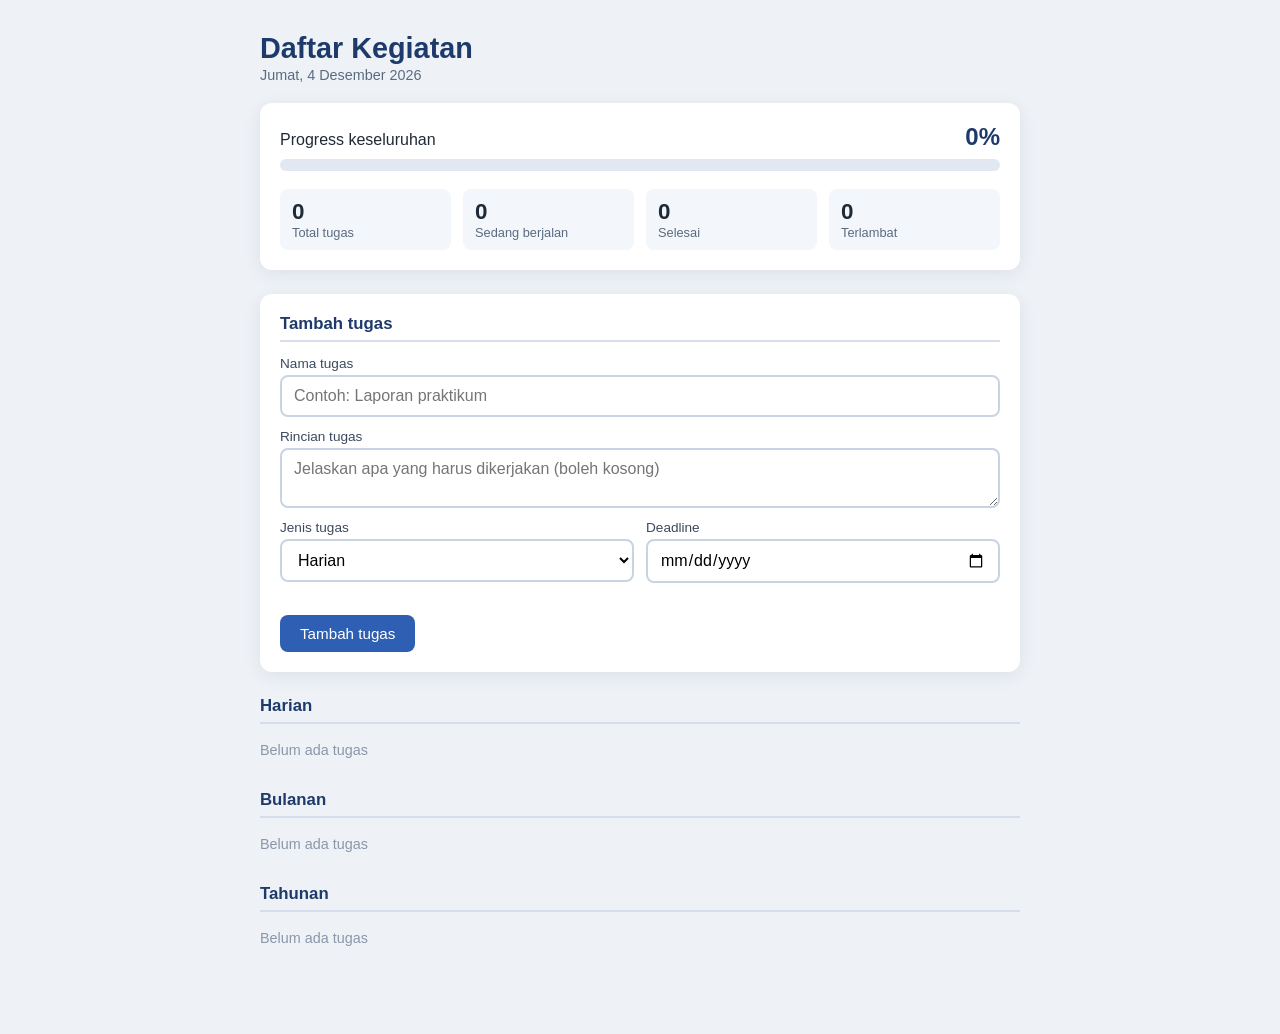
<file: index.html>
<!DOCTYPE html>
<html lang="id">
<head>
  <meta charset="UTF-8">
  <meta name="viewport" content="width=device-width, initial-scale=1">
  <title>To-Do List dengan Progress</title>
  <link rel="stylesheet" href="style.css">
</head>
<body>
  <main class="halaman">
    <header>
      <h1>Daftar Kegiatan</h1>
      <p id="tanggalHariIni" class="tanggal"></p>
    </header>

    <!-- Ringkasan: progress keseluruhan dan statistik -->
    <section class="panel-ringkasan">
      <div class="baris-label">
        <span>Progress keseluruhan</span>
        <strong id="persenTotal">0%</strong>
      </div>
      <div class="bar"><div id="barTotal" class="bar-isi"></div></div>

      <div class="statistik">
        <div><strong id="statTotal">0</strong><span>Total tugas</span></div>
        <div><strong id="statBerjalan">0</strong><span>Sedang berjalan</span></div>
        <div><strong id="statSelesai">0</strong><span>Selesai</span></div>
        <div><strong id="statTerlambat">0</strong><span>Terlambat</span></div>
      </div>
    </section>

    <!-- Form tambah tugas -->
    <section class="form-tambah">
      <h2>Tambah tugas</h2>
      <div class="grid-form">
        <label class="penuh">Nama tugas
          <input type="text" id="inputNama" placeholder="Contoh: Laporan praktikum" autocomplete="off">
        </label>
        <label class="penuh">Rincian tugas
          <textarea id="inputRincian" rows="2" placeholder="Jelaskan apa yang harus dikerjakan (boleh kosong)"></textarea>
        </label>
        <label>Jenis tugas
          <select id="pilihKategori">
            <option value="harian">Harian</option>
            <option value="bulanan">Bulanan</option>
            <option value="tahunan">Tahunan</option>
          </select>
        </label>
        <label>Deadline
          <input type="date" id="inputDeadline">
        </label>
      </div>
      <p id="pesanError" class="pesan-error"></p>
      <button id="tombolTambah">Tambah tugas</button>
    </section>

    <!-- Tiga daftar tugas (isinya dibuat oleh JavaScript) -->
    <section>
      <h2>Harian</h2>
      <ul id="daftar-harian"></ul>
    </section>

    <section>
      <h2>Bulanan</h2>
      <ul id="daftar-bulanan"></ul>
    </section>

    <section>
      <h2>Tahunan</h2>
      <ul id="daftar-tahunan"></ul>
    </section>
  </main>

  <script src="script.js"></script>
</body>
</html>
</file>
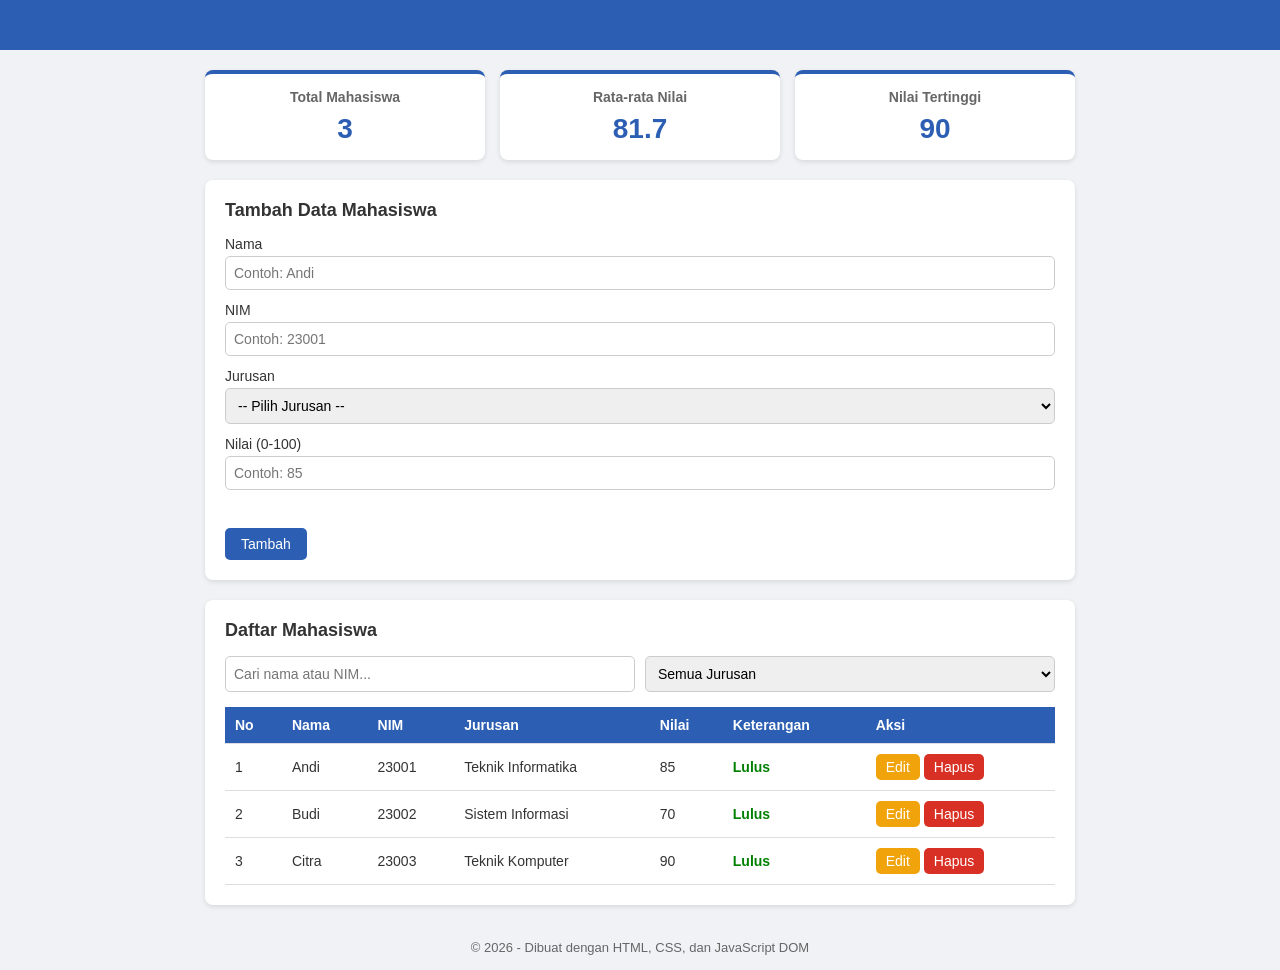
<file: Tugas4/index.html>
<!DOCTYPE html>
<html lang="id">
<head>
    <meta charset="UTF-8">
    <meta name="viewport" content="width=device-width, initial-scale=1.0">
    <title>Manajemen Data Mahasiswa</title>
    <link rel="stylesheet" href="style.css">
</head>
<body>

    <header>
    
    </header>

    <main>

        <!-- STATISTIK -->
        <section class="statistik">
            <div class="kartu">
                <h3>Total Mahasiswa</h3>
                <p id="totalMhs">0</p>
            </div>
            <div class="kartu">
                <h3>Rata-rata Nilai</h3>
                <p id="rataNilai">0</p>
            </div>
            <div class="kartu">
                <h3>Nilai Tertinggi</h3>
                <p id="nilaiTertinggi">0</p>
            </div>
        </section>

        <!-- FORM INPUT -->
        <section class="box">
            <h2 id="judulForm">Tambah Data Mahasiswa</h2>
            <form id="formMhs">
                <div class="baris">
                    <label for="inputNama">Nama</label>
                    <input type="text" id="inputNama" placeholder="Contoh: Andi">
                </div>
                <div class="baris">
                    <label for="inputNim">NIM</label>
                    <input type="text" id="inputNim" placeholder="Contoh: 23001">
                </div>
                <div class="baris">
                    <label for="inputJurusan">Jurusan</label>
                    <select id="inputJurusan">
                        <option value="">-- Pilih Jurusan --</option>
                        <option value="Teknik Informatika">Teknik Informatika</option>
                        <option value="Sistem Informasi">Sistem Informasi</option>
                        <option value="Teknik Komputer">Teknik Komputer</option>
                    </select>
                </div>
                <div class="baris">
                    <label for="inputNilai">Nilai (0-100)</label>
                    <input type="number" id="inputNilai" placeholder="Contoh: 85">
                </div>

                <p id="pesanError"></p>

                <button type="submit" id="btnSimpan">Tambah</button>
                <button type="button" id="btnBatal" class="sembunyi">Batal</button>
            </form>
        </section>

        <!-- TABEL DATA -->
        <section class="box">
            <h2>Daftar Mahasiswa</h2>

            <div class="alat">
                <input type="text" id="inputCari" placeholder="Cari nama atau NIM...">
                <select id="filterJurusan">
                    <option value="semua">Semua Jurusan</option>
                    <option value="Teknik Informatika">Teknik Informatika</option>
                    <option value="Sistem Informasi">Sistem Informasi</option>
                    <option value="Teknik Komputer">Teknik Komputer</option>
                </select>
            </div>

            <table>
                <thead>
                    <tr>
                        <th>No</th>
                        <th>Nama</th>
                        <th>NIM</th>
                        <th>Jurusan</th>
                        <th>Nilai</th>
                        <th>Keterangan</th>
                        <th>Aksi</th>
                    </tr>
                </thead>
                <tbody id="tabelBody">
                    <!-- isi tabel dibuat lewat JavaScript DOM -->
                </tbody>
            </table>

            <p id="pesanKosong" class="sembunyi">Data tidak ditemukan.</p>
        </section>

    </main>

    <footer>
        <p>&copy; 2026 - Dibuat dengan HTML, CSS, dan JavaScript DOM</p>
    </footer>

    <script src="app.js"></script>
</body>
</html>
</file>
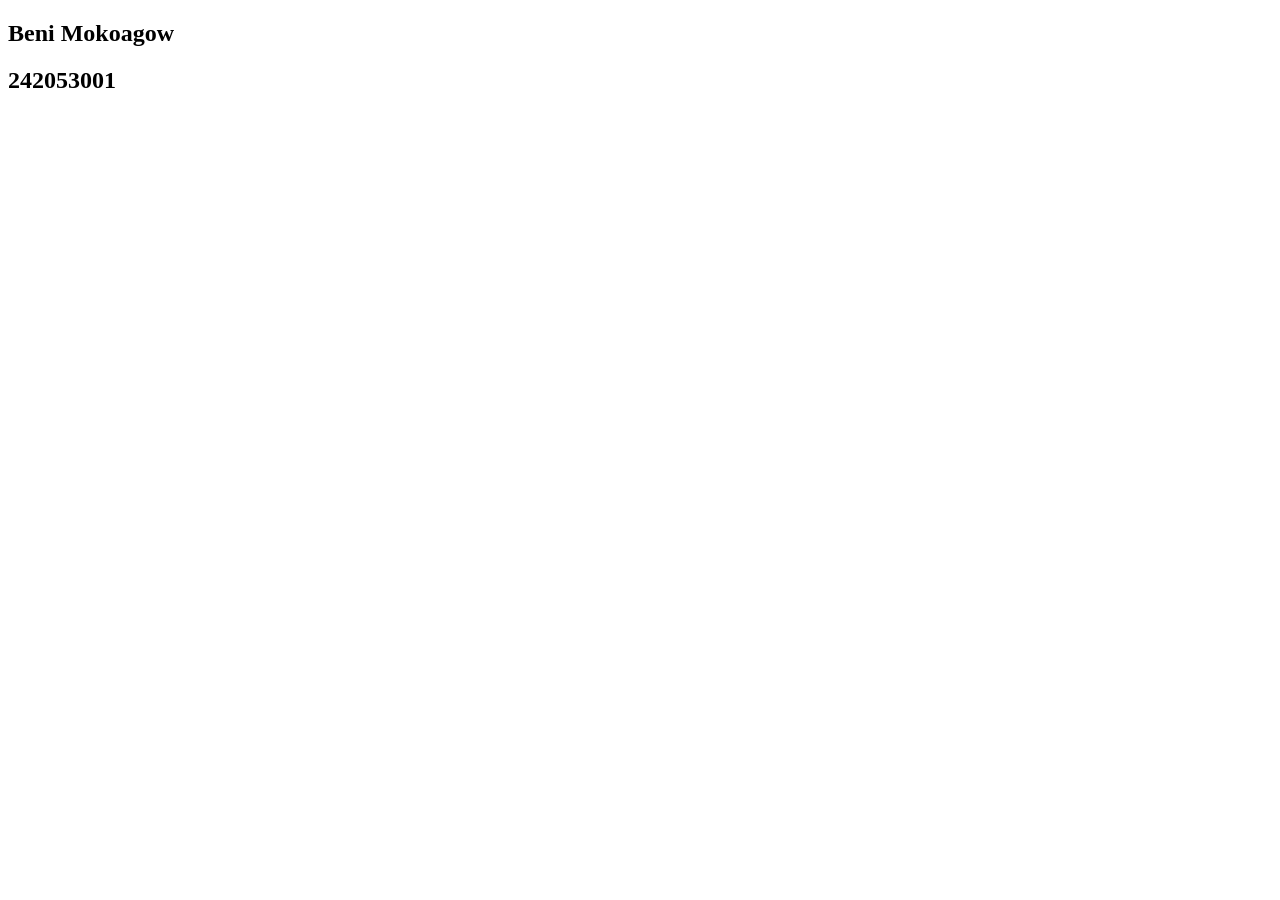
<file: day1.html>
<!DOCTYPE html>
<html lang="en">
<head>
    <meta charset="UTF-8">
    <meta name="viewport" content="width=device-width, initial-scale=1.0">
    <title>Document</title>
</head>
<body>
    <h2>Beni Mokoagow</h2>
    <h2>242053001</h2>
</body>
</html>
</file>
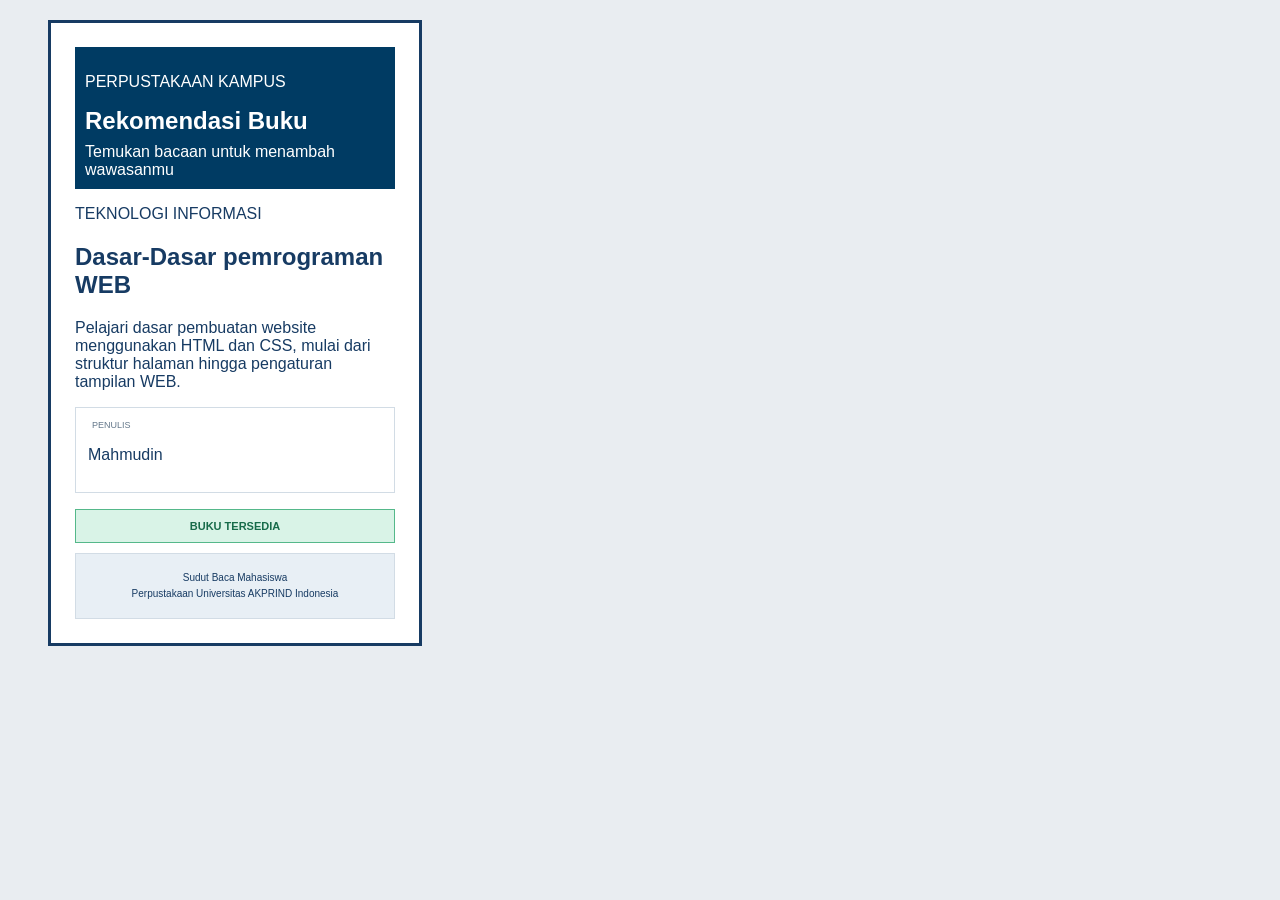
<file: tugas2.html>
<!DOCTYPE html>
<html lang="en">
<head>
    <meta charset="UTF-8">
    <meta name="viewport" content="width=device-width, initial-scale=1.0">
    <title>Document</title>
    <link rel="stylesheet" href="tugas2.css">
</head>
<body>
    <div class="kartu-utama">
        <header class="header">
            <p class="Nama-Perpustakaan">PERPUSTAKAAN KAMPUS</p>
            <h1>Rekomendasi Buku</h1>
            <p class="tagline">
                Temukan bacaan untuk menambah wawasanmu
            </p>
        
        </header>
        <section class="Informasi-Buku">
            <p class="kategori">TEKNOLOGI INFORMASI</p>

            <h2>Dasar-Dasar pemrograman WEB</h2>

            <p class="Deskripsi"> 
                Pelajari dasar pembuatan website menggunakan HTML dan CSS, 
                mulai dari struktur halaman hingga pengaturan tampilan WEB. 
            </p>

            <div class="penulis">
                <p class="label">PENULIS</p>
                <p class="Nama-Penulis">Mahmudin</p>
            </div>

            <div class="status">
                BUKU TERSEDIA
            </div>

        </section>



        <footer class="footer">
            <p>Sudut Baca Mahasiswa</p>
            <p>Perpustakaan Universitas AKPRIND Indonesia</p>
        </footer>
        
        
        

    </div>
    
</body>
</html>
</file>
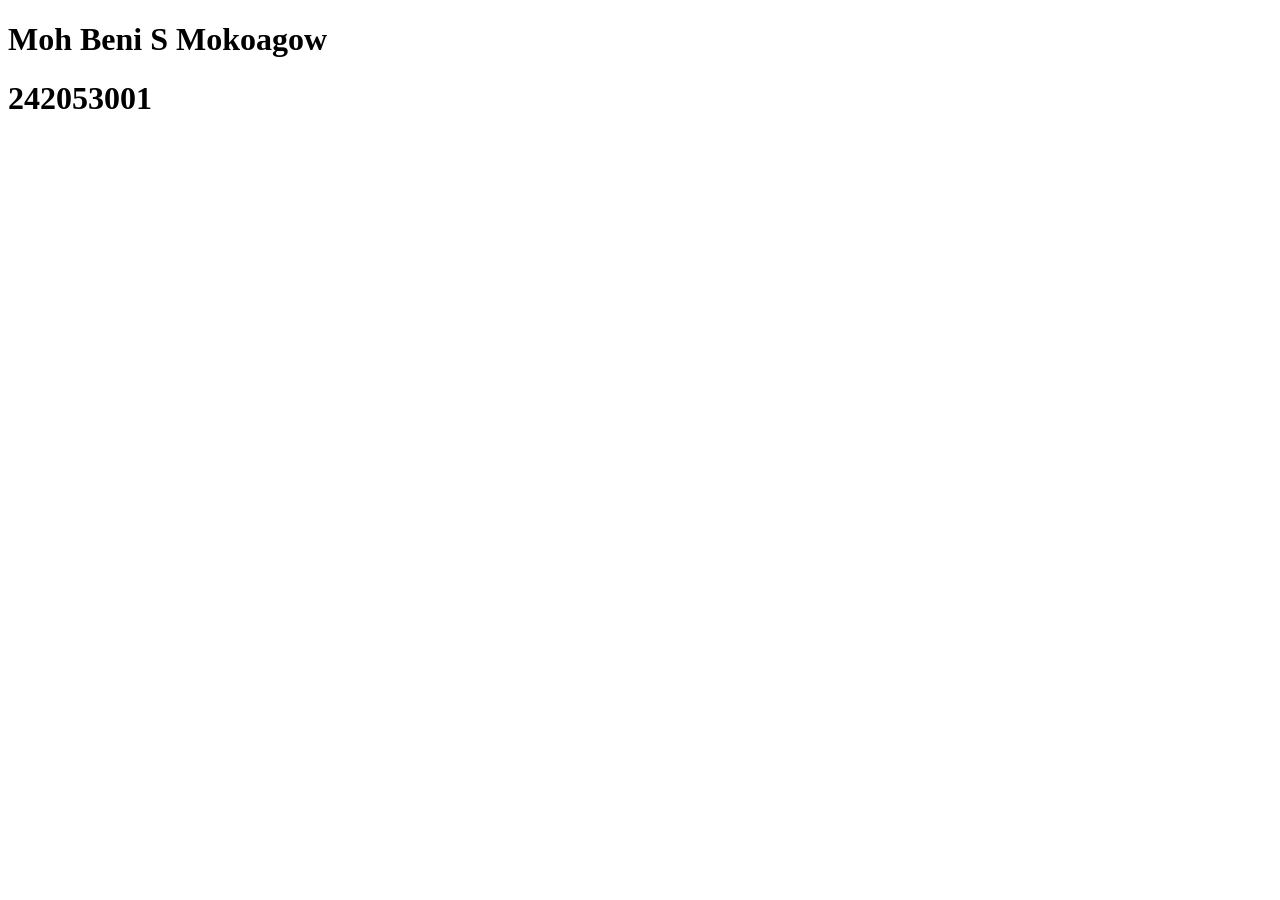
<file: Tugas1/Week1.html>
<!DOCTYPE html>
<html lang="en">
<head>
    <meta charset="UTF-8">
    <meta name="viewport" content="width=device-width, initial-scale=1.0">
    <title>Data Diri</title>
</head>
<body>
    <h1>Moh Beni S Mokoagow</h1>
    <h1>242053001</h1>
</body>
</html>
</file>
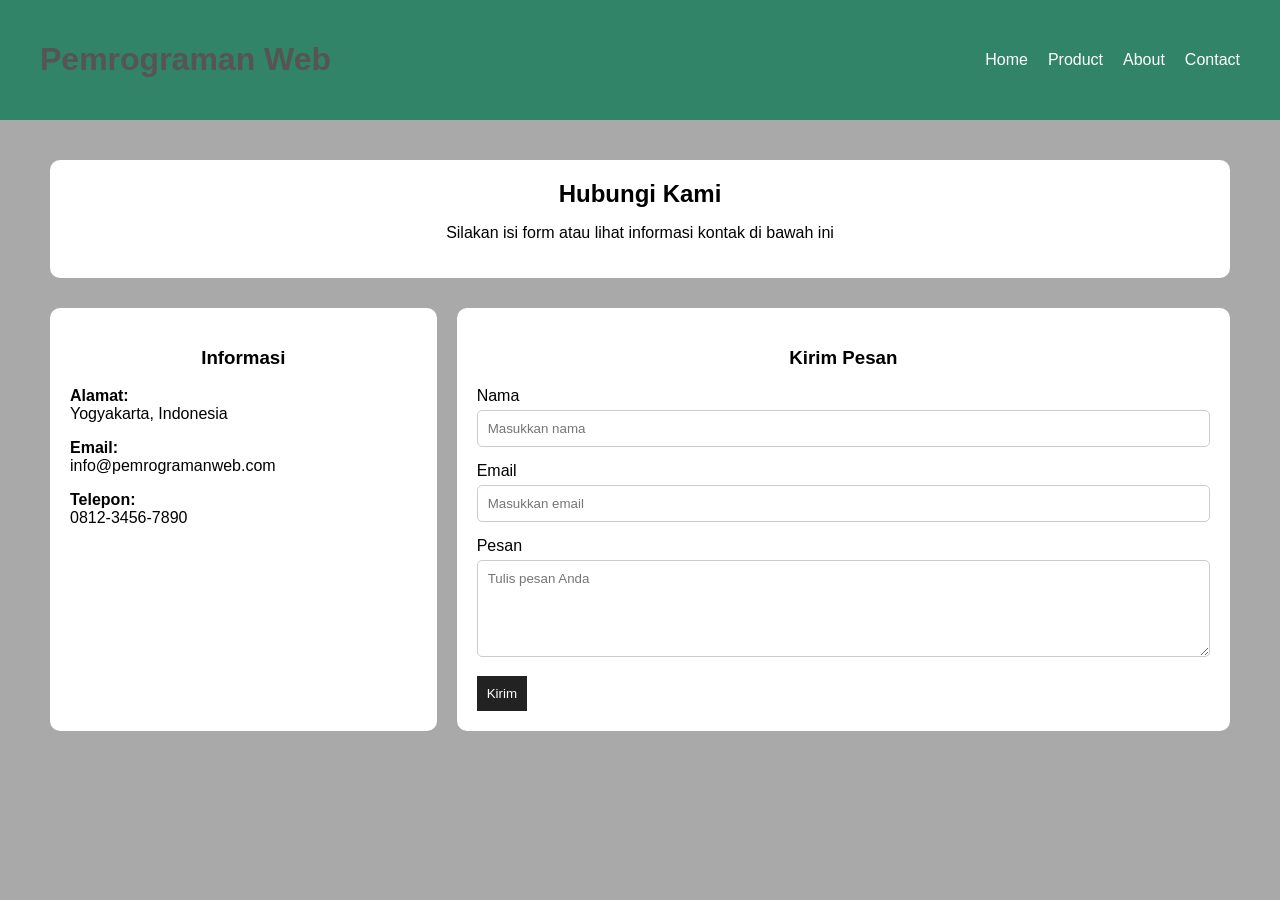
<file: Tugas3/tugas3.html>
<!DOCTYPE html>
<html lang="id">
<head>
    <meta charset="UTF-8">
    <meta name="viewport" content="width=device-width, initial-scale=1.0">
    <title>Kontak</title>
    <link rel="stylesheet" href="css2.css">
</head>
<body>
    <header>
        <h1>Pemrograman Web</h1>

        <!-- Menu bar: sama di semua halaman -->
        <nav>
            <a href="flex&grid.html">Home</a>
            <a href="#">Product</a>
            <a href="#">About</a>
            <a href="kontak.html">Contact</a>
        </nav>
    </header>

    <main>
        
        <section class="hero">
            <h2>Hubungi Kami</h2>
            <p>Silakan isi form atau lihat informasi kontak di bawah ini</p>
        </section>

        
        <section class="kontak">
            <div class="card">
                <h3>Informasi</h3>
                <p><b>Alamat:</b><br>Yogyakarta, Indonesia</p>
                <p><b>Email:</b><br>info@pemrogramanweb.com</p>
                <p><b>Telepon:</b><br>0812-3456-7890</p>
            </div>

            <div class="card">
                <h3>Kirim Pesan</h3>
                <form>
                    <label for="nama">Nama</label>
                    <input type="text" id="nama" placeholder="Masukkan nama">

                    <label for="email">Email</label>
                    <input type="email" id="email" placeholder="Masukkan email">

                    <label for="pesan">Pesan</label>
                    <textarea id="pesan" rows="5" placeholder="Tulis pesan Anda"></textarea>

                    <button type="submit">Kirim</button>
                </form>
            </div>

        </section>
    </main>
</body>
</html>
</file>
<file: style.css>
* {
  box-sizing: border-box;
  margin: 0;
  padding: 0;
}

body {
  font-family: "Segoe UI", Tahoma, Arial, sans-serif;
  background: #eef2f7;
  color: #1f2a37;
  padding: 32px 16px 56px;
}

.halaman {
  max-width: 760px;
  margin: 0 auto;
}

header {
  margin-bottom: 20px;
}

h1 {
  font-size: 1.8rem;
  color: #1d3a6b;
}

.tanggal {
  margin-top: 2px;
  font-size: 0.9rem;
  color: #5b6b7f;
}

h2 {
  font-size: 1.05rem;
  color: #1d3a6b;
  padding-bottom: 6px;
  margin-bottom: 10px;
  border-bottom: 2px solid #d5deea;
}

section {
  margin-bottom: 24px;
}

/* ===== Panel ringkasan ===== */
.panel-ringkasan,
.form-tambah {
  background: #ffffff;
  padding: 20px;
  border-radius: 12px;
  box-shadow: 0 4px 18px rgba(31, 42, 55, 0.08);
}

.baris-label {
  display: flex;
  justify-content: space-between;
  align-items: baseline;
  margin-bottom: 8px;
}

.baris-label strong {
  font-size: 1.5rem;
  color: #1d3a6b;
}

/* Bar progress (dipakai di ringkasan dan di tiap tugas) */
.bar {
  height: 12px;
  background: #e1e8f1;
  border-radius: 6px;
  overflow: hidden;
}

.bar-isi {
  height: 100%;
  width: 0%;
  background: #2f5fb3;
  border-radius: 6px;
  transition: width 0.25s;
}

.statistik {
  display: grid;
  grid-template-columns: repeat(4, 1fr);
  gap: 12px;
  margin-top: 18px;
}

.statistik div {
  display: flex;
  flex-direction: column;
  padding: 10px 12px;
  background: #f3f6fa;
  border-radius: 8px;
}

.statistik strong {
  font-size: 1.4rem;
}

.statistik span {
  font-size: 0.8rem;
  color: #5b6b7f;
}

/* ===== Form ===== */
.form-tambah h2 {
  margin-bottom: 14px;
}

.grid-form {
  display: grid;
  grid-template-columns: 1fr 1fr;
  gap: 12px;
}

.grid-form label {
  display: flex;
  flex-direction: column;
  gap: 4px;
  font-size: 0.85rem;
  color: #3b4a5e;
}

.grid-form .penuh {
  grid-column: 1 / -1;
}

input[type="text"],
input[type="date"],
select,
textarea {
  padding: 10px 12px;
  border: 2px solid #c9d4e2;
  border-radius: 8px;
  font-family: inherit;
  font-size: 1rem;
  background: #ffffff;
}

textarea {
  resize: vertical;
}

input:focus,
select:focus,
textarea:focus {
  outline: none;
  border-color: #2f5fb3;
}

.pesan-error {
  min-height: 1.2em;
  margin: 8px 0;
  font-size: 0.85rem;
  color: #c43434;
}

button {
  cursor: pointer;
  border: none;
  border-radius: 8px;
  font-size: 0.95rem;
}

#tombolTambah {
  padding: 10px 20px;
  background: #2f5fb3;
  color: #ffffff;
}

#tombolTambah:hover {
  background: #244a8f;
}

/* ===== Daftar tugas ===== */
ul {
  list-style: none;
}

/* Pesan otomatis jika daftar belum berisi tugas */
ul:empty::before {
  content: "Belum ada tugas";
  display: block;
  padding: 8px 0;
  font-size: 0.9rem;
  color: #8a97a8;
}

.kartu-tugas {
  background: #ffffff;
  padding: 16px;
  margin-bottom: 12px;
  border-radius: 12px;
  border-left: 5px solid #2f5fb3;
  box-shadow: 0 2px 10px rgba(31, 42, 55, 0.07);
}

.kepala-kartu {
  display: flex;
  justify-content: space-between;
  align-items: flex-start;
  gap: 12px;
}

.nama-tugas {
  font-size: 1.05rem;
}

.rincian {
  margin-top: 4px;
  font-size: 0.92rem;
  color: #4b5a6d;
  white-space: pre-line;
}

.info-tugas {
  display: flex;
  flex-wrap: wrap;
  align-items: center;
  gap: 6px 14px;
  margin: 10px 0 12px;
  font-size: 0.82rem;
  color: #5b6b7f;
}

.lencana {
  padding: 3px 10px;
  border-radius: 12px;
  font-weight: 600;
  color: #ffffff;
}

.lencana.aman { background: #2e9e6b; }
.lencana.dekat { background: #d98a1f; }
.lencana.terlambat { background: #d64545; }
.lencana.selesai { background: #2f5fb3; }

.baris-progres {
  display: flex;
  align-items: center;
  gap: 12px;
}

.baris-progres .bar {
  flex: 1;
}

.baris-progres input[type="range"] {
  width: 140px;
}

.persen {
  width: 40px;
  text-align: right;
  font-weight: 600;
}

/* Class yang ditambah/dihapus oleh JavaScript */
.kartu-tugas.selesai {
  border-left-color: #2e9e6b;
}

.kartu-tugas.selesai .nama-tugas {
  text-decoration: line-through;
  color: #8a97a8;
}

.kartu-tugas.selesai .bar-isi {
  background: #2e9e6b;
}

.kartu-tugas.terlambat {
  border-left-color: #d64545;
}

.tombol-hapus {
  padding: 6px 12px;
  background: #d64545;
  color: #ffffff;
  font-size: 0.85rem;
}

.tombol-hapus:hover {
  background: #b53030;
}

/* ===== Layar kecil (HP) ===== */
@media (max-width: 560px) {
  .statistik {
    grid-template-columns: repeat(2, 1fr);
  }
  .grid-form {
    grid-template-columns: 1fr;
  }
  .baris-progres {
    flex-wrap: wrap;
  }
  .baris-progres input[type="range"] {
    width: 100%;
    order: 3;
  }
}
</file>
<file: Tugas4/style.css>
* {
    margin: 0;
    padding: 0;
    box-sizing: border-box;
}

body {
    font-family: Arial, sans-serif;
    background-color: #f0f2f5;
    color: #333;
}

/* Header */
header {
    background-color: #2c5fb3;
    color: white;
    text-align: center;
    padding: 25px 10px;
}

header p {
    margin-top: 5px;
    font-size: 14px;
}

main {
    max-width: 900px;
    margin: 20px auto;
    padding: 0 15px;
}

/* Kartu statistik */
.statistik {
    display: flex;
    gap: 15px;
    margin-bottom: 20px;
}

.kartu {
    flex: 1;
    background-color: white;
    padding: 15px;
    text-align: center;
    border-radius: 8px;
    border-top: 4px solid #2c5fb3;
    box-shadow: 0 2px 5px rgba(0, 0, 0, 0.1);
}

.kartu h3 {
    font-size: 14px;
    color: #666;
}

.kartu p {
    font-size: 28px;
    font-weight: bold;
    margin-top: 8px;
    color: #2c5fb3;
}

/* Box umum */
.box {
    background-color: white;
    padding: 20px;
    border-radius: 8px;
    margin-bottom: 20px;
    box-shadow: 0 2px 5px rgba(0, 0, 0, 0.1);
}

.box h2 {
    margin-bottom: 15px;
    font-size: 18px;
}

/* Form */
.baris {
    margin-bottom: 12px;
}

.baris label {
    display: block;
    margin-bottom: 4px;
    font-size: 14px;
}

input,
select {
    width: 100%;
    padding: 8px;
    border: 1px solid #ccc;
    border-radius: 5px;
    font-size: 14px;
}

input:focus,
select:focus {
    outline: none;
    border-color: #2c5fb3;
}

#pesanError {
    color: red;
    font-size: 13px;
    margin-bottom: 10px;
    min-height: 16px;
}

/* Tombol */
button {
    padding: 8px 16px;
    border: none;
    border-radius: 5px;
    cursor: pointer;
    font-size: 14px;
    color: white;
}

#btnSimpan {
    background-color: #2c5fb3;
}

#btnBatal {
    background-color: #888;
    margin-left: 5px;
}

.btn-edit {
    background-color: #f0a30a;
    padding: 5px 10px;
    margin-right: 4px;
}

.btn-hapus {
    background-color: #d93025;
    padding: 5px 10px;
}

button:hover {
    opacity: 0.85;
}

/* Alat cari dan filter */
.alat {
    display: flex;
    gap: 10px;
    margin-bottom: 15px;
}

/* Tabel */
table {
    width: 100%;
    border-collapse: collapse;
}

th,
td {
    padding: 10px;
    text-align: left;
    border-bottom: 1px solid #ddd;
    font-size: 14px;
}

th {
    background-color: #2c5fb3;
    color: white;
}

tr:hover {
    background-color: #f5f8ff;
}

/* Warna keterangan nilai */
.lulus {
    color: green;
    font-weight: bold;
}

.tidak-lulus {
    color: red;
    font-weight: bold;
}

/* Class untuk menyembunyikan elemen (dipakai di JS dengan classList) */
.sembunyi {
    display: none;
}

#pesanKosong {
    text-align: center;
    margin-top: 15px;
    color: #888;
}

/* Footer */
footer {
    text-align: center;
    padding: 15px;
    font-size: 13px;
    color: #666;
}

/* Responsif untuk layar kecil */
@media (max-width: 600px) {
    .statistik,
    .alat {
        flex-direction: column;
    }

    table {
        font-size: 12px;
    }
}
</file>
<file: tugas2.css>
/*pada bagian pertama kita menggatur halaman WEB*/

body {
    background-color: #e9edf1;
    font-family: Arial, Helvetica, sans-serif;
    color: #173b63;
}

.kartu-utama  {
    width: 320px;
    padding: 24px;
    border: 3px solid #173b63;
    margin: 20px 30px 40px 40px;
    background-color: #ffffff;

}

.header {
    background-color: #003b63;
    color: white;
    padding:  10px;
    margin-bottom: 16px;

}

.nama-perpustakaan {
    font-size: 10px;
    font-weight: bold;
    margin: 0 0 12px 0;
}

.header h1 {
    font-size:  24px;
    margin: 0 0 8px 0;
}

.tagline {
    font-size: 1.5;
    margin: 0;

}
.informasi-buku {
    background-color: #f5f8fb;
    border: 1px solid #c6d5e3;
    padding: 16px;
    margin-bottom: 16px;



.kategori {
    
    color: #0066a1;
    margin: 0 0 10px 0;
    font-size: 10px;
    font-weight: 10px
}


}
 .informasi-buku h2 {
    font-size: 18px;
    margin: 0 0 12px 0; 
 }

 .deskripsi {
    font-size: 13px;
    line-height: 1.6;
    color: #46596b;
    margin: 0 0 16px 0;
 }

 .penulis {
    background-color: white;
    border: 1px solid #d2dce5;
    padding: 12px;
    margin-bottom: 16px;
 }

 .label {
    font-size:  9px;
    color: #64788b;
    margin: 0 04px 0;

 }

 .nama-penulis {
    font-size:  12px;
    font-weight: bold;
    color: #173b63;
    margin: 0;
    padding: 10px;
 }

 .status {
    background-color: #d9f3e7;
    border: 1px solid #55b88a;
    color: #176b4a;
    font-size: 11px;
    font-weight: bold;
    padding: 10px;
    text-align: center;
    margin-bottom: 10px;
 }

 .footer {
    background-color: #e8eff5;
    border: 1px solid #d2dce5;
    padding: 16px;
    text-align: center;
    font-size: 10px;
    line-height: 1.6;
 }

 .footer p{
    margin: 0;
 }
</file>
<file: Tugas3/css2.css>
*
{
    box-sizing: border-box;
}

body{
    margin: 0;
    background-color: darkgray;
    font-family: Arial, Helvetica, sans-serif;
}

header{
    background-color: rgb(49, 132, 104);
    padding: 20px 40px;
    display: flex;
    justify-content: space-between;
    align-items: center;
}

header h1{
    color: rgb(87, 84, 84);
}

nav{
    display: flex;
    gap: 20px;

}
nav a{
    color: white;
    gap: 20px;
    text-decoration: none;
}

main{
    padding: 40px 50px;
}

.hero{
    background-color: white;
    padding: 20px 30px;
    text-align: center;
    margin-bottom: 30px;
    border-radius: 10px;
}

.hero h2{
    margin: 0 0 15px;
}
.product {
    display: grid;
    grid-template-columns: repeat(4,1fr);
    gap: 20px;
}
.product h3{
    margin-top: 0;
}

.card{
    background-color: white;
    border-radius: 10px;
    padding: 20px;
}

.card h3{
    text-align: center;
}
.card button{
    padding: 10px;
    border: none;
    background-color: #222;
    color: white;
}
.kontak{
    display: grid;
    grid-template-columns: 1fr 2fr;
    gap: 20px;
}

form label{
    display: block;
    margin-bottom: 5px;
}

form input,
form textarea{
    width: 100%;
    padding: 10px;
    margin-bottom: 15px;
    border: 1px solid #ccc;
    border-radius: 5px;
    font-family: inherit;
}

@media(max-width:786px){
    header{
        flex-direction: column;
    }

    .product{
        grid-template-columns: repeat(2,1fr);
    }

    .kontak{
        grid-template-columns: 1fr;
    }
}

@media(max-width:500px){
    .product{
        grid-template-columns: 1fr;
    }
}
</file>
